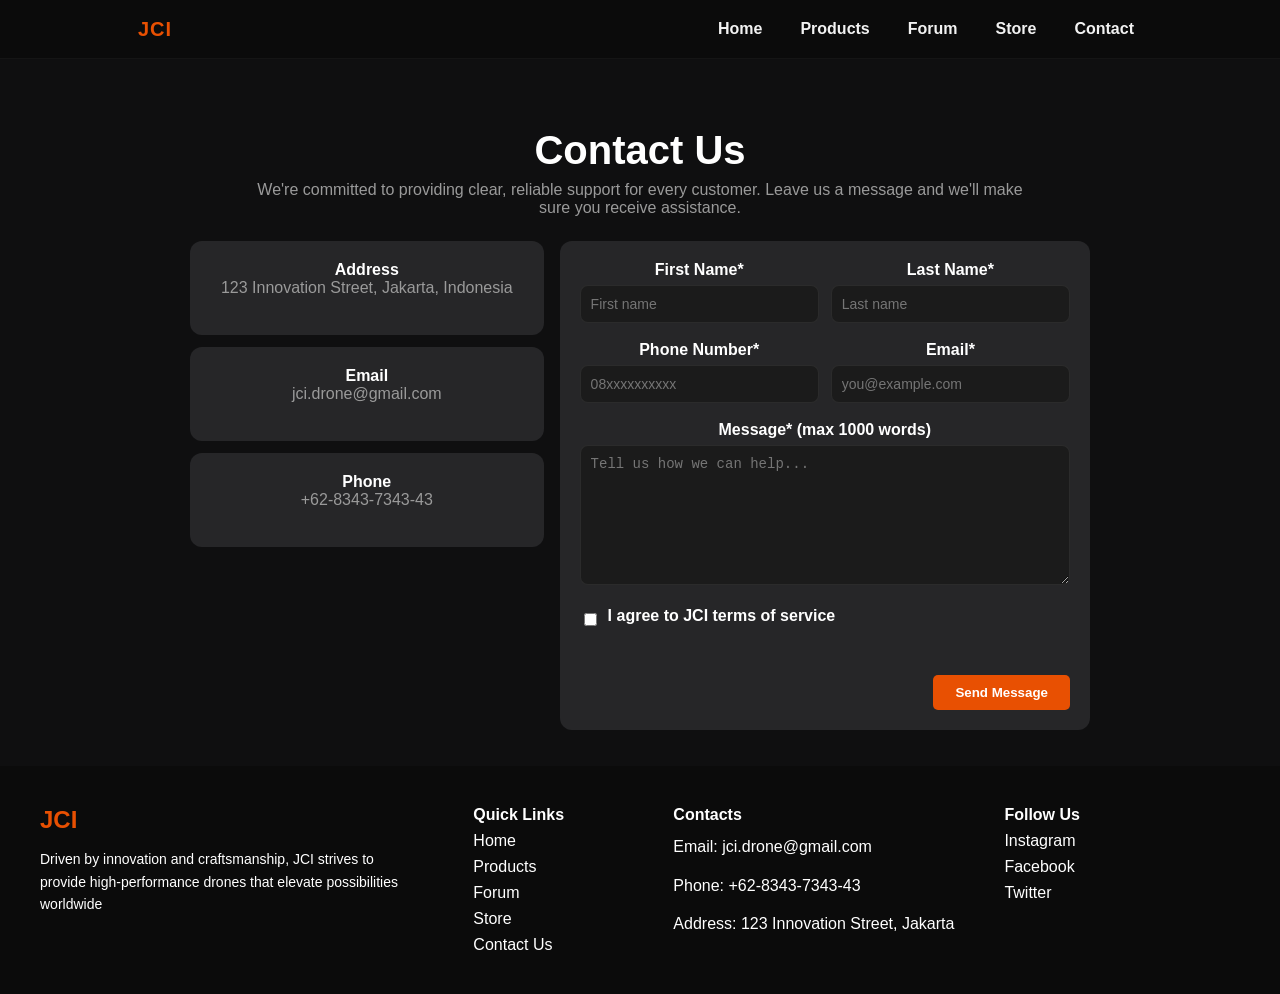
<file: contact.html>
<!doctype html>
<html lang="en">
<head>
  <meta charset="utf-8">
  <meta name="viewport" content="width=device-width,initial-scale=1">
  <title>JCI — Contact</title>
  <link rel="stylesheet" href="style.css">
  <script defer src="script.js"></script>
</head>

<header class="header-shell">
  <div class="navbar">
    <div class="logo"><a href="index.html">JCI</a></div>
    <nav class="nav-links" id="navLinks">
      <a href="index.html">Home</a>
      <a href="products.html">Products</a>
      <a href="forum.html">Forum</a>
      <a href="store.html">Store</a>
      <a href="contact.html">Contact</a>
    </nav>
    <div class="hamburger" id="hamburger">
      <span></span>
      <span></span>
      <span></span>
    </div>
  </div>
</header>


<body>
  <header role="shared"></header>

  <section class="container contact-shell">

    <h1 class="contact-title">Contact Us</h1>
    <p class="contact-subtitle">
      We're committed to providing clear, reliable support for every customer.
      Leave us a message and we'll make sure you receive assistance.
    </p>

    <div class="contact-grid">

      <div class="contact-info-column">

        <div class="form-card form-card-left">
          <strong>Address</strong>
          <p class="contact-info">123 Innovation Street, Jakarta, Indonesia</p>
        </div>

        <div class="form-card form-card-left">
          <strong>Email</strong>
          <p class="contact-info">jci.drone@gmail.com</p>
        </div>

        <div class="form-card form-card-left">
          <strong>Phone</strong>
          <p class="contact-info">+62-8343-7343-43</p>
        </div>
      </div>

      <form id="contactForm" class="form-card contact-form">

        <div class="form-row">
          <div>
            <label for="firstName">First Name*</label>
            <input id="firstName" class="input" type="text" placeholder="First name">
            <div class="error" id="errFirst"></div>
          </div>

          <div>
            <label for="lastName">Last Name*</label>
            <input id="lastName" class="input" type="text" placeholder="Last name">
            <div class="error" id="errLast"></div>
          </div>
        </div>

        <div class="form-row">
          <div>
            <label for="phone">Phone Number*</label>
            <input id="phone" class="input" type="text" placeholder="08xxxxxxxxxx">
            <div class="error" id="errPhone"></div>
          </div>

          <div>
            <label for="email">Email*</label>
            <input id="email" class="input" type="email" placeholder="you@example.com">
            <div class="error" id="errEmail"></div>
          </div>
        </div>

        <div>
          <label for="message">Message* (max 1000 words)</label>
          <textarea id="message" class="input" placeholder="Tell us how we can help..."></textarea>
          <div class="error" id="errMessage"></div>
        </div>

        <div class="tos-row">
          <input id="tos" type="checkbox">
          <label for="tos">I agree to JCI terms of service</label>
        </div>
        <div class="error" id="errTos"></div>

        <div class="form-actions">
          <button class="btn" type="submit">Send Message</button>
        </div>

      </form>
    </div>
  </section>

  <footer class="footer-shell">
  <div class="footer-container">

    <div class="footer-left">
      <div class="footer-logo">JCI</div>
      <p class="footer-desc">
        Driven by innovation and craftsmanship, JCI strives to provide high-performance drones that elevate possibilities worldwide      </p>
    </div>

    <div class="footer-right">
      <div class="footer-column">
        <strong>Quick Links</strong>
        <a href="index.html">Home</a>
        <a href="products.html">Products</a>
        <a href="forum.html">Forum</a>
        <a href="store.html">Store</a>
        <a href="contact.html">Contact Us</a>
      </div>
      <div class="footer-column contacts">
        <strong>Contacts</strong>
        <p>Email: jci.drone@gmail.com</p>
        <p>Phone: +62-8343-7343-43</p>
        <p>Address: 123 Innovation Street, Jakarta</p>
      </div>
      <div class="footer-column">
        <strong>Follow Us</strong>
        <a href="#">Instagram</a>
        <a href="#">Facebook</a>
        <a href="#">Twitter</a>
      </div>
    </div>

  </div>
</footer>
</body>
</html>
</file>
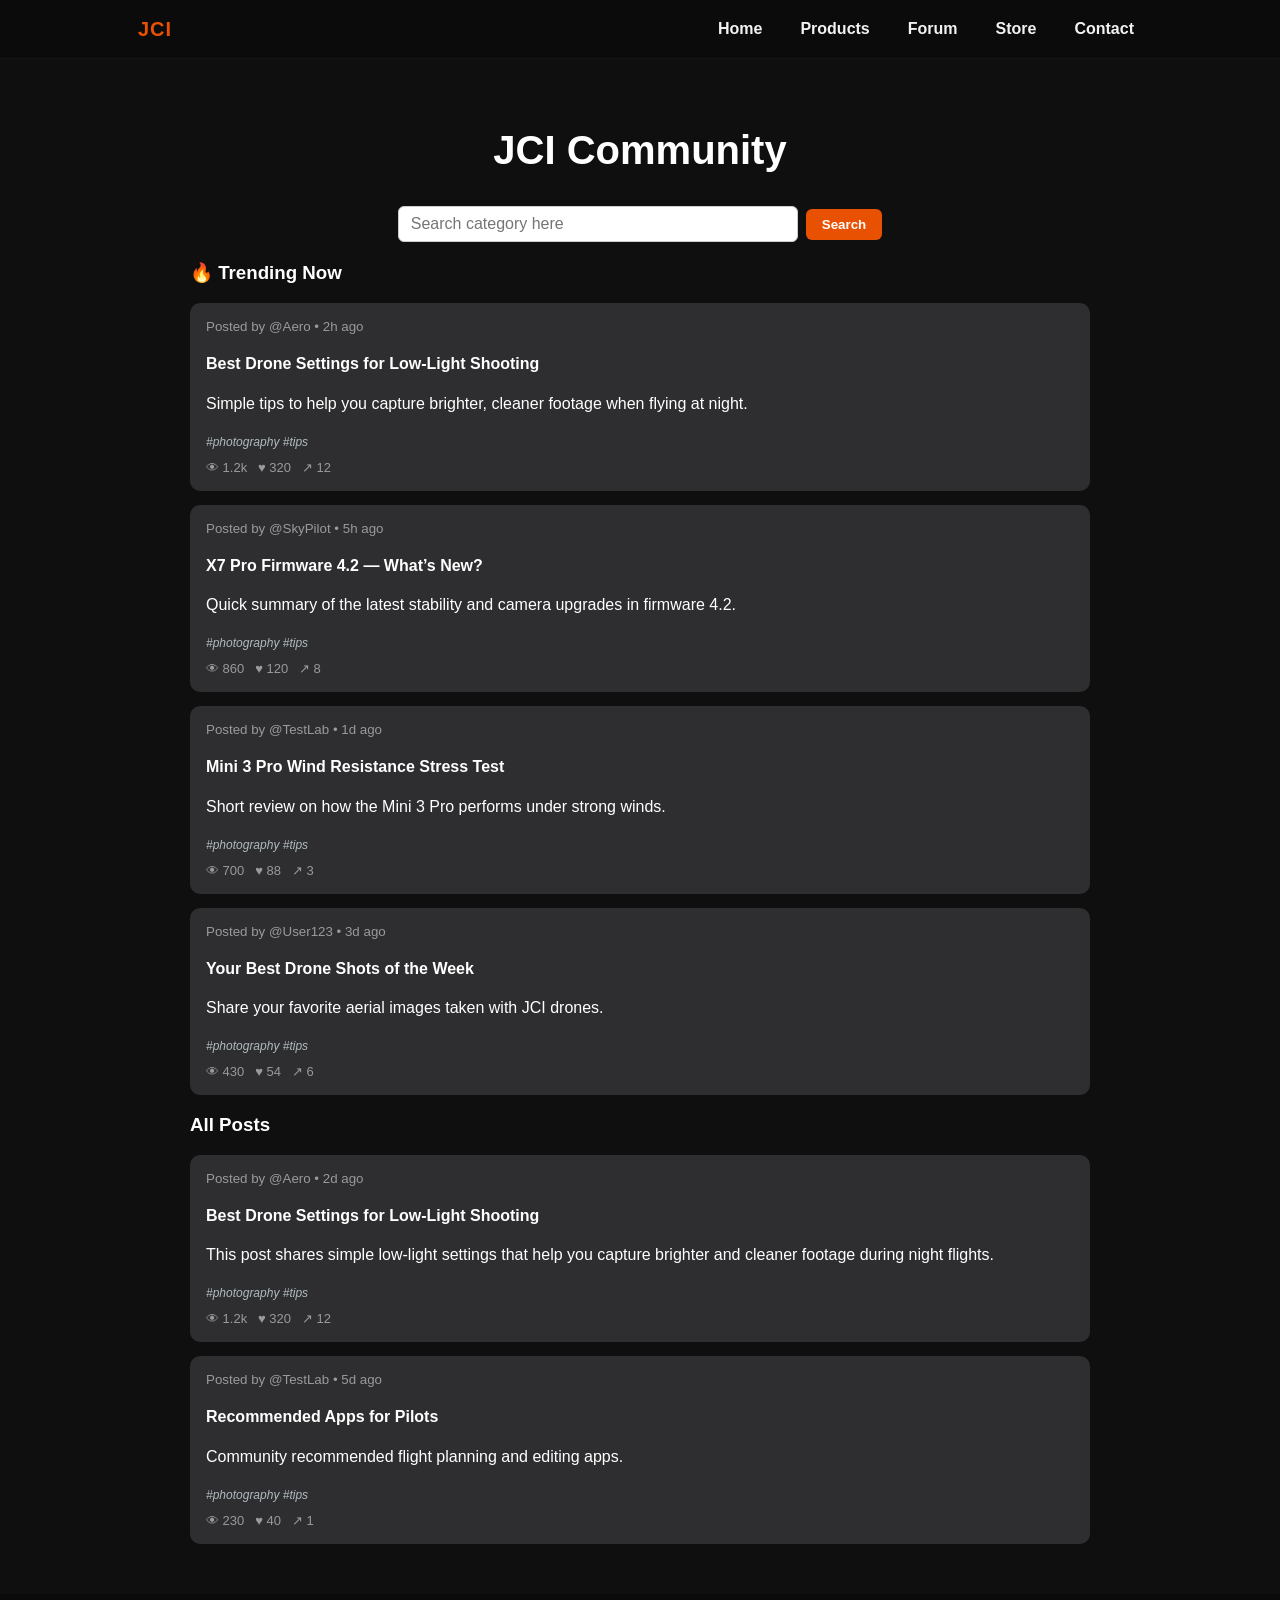
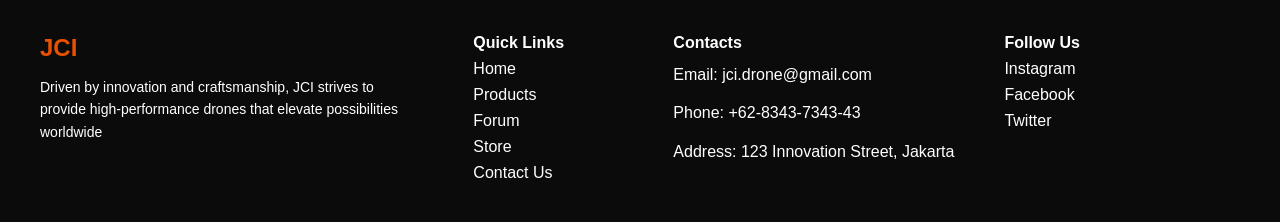
<file: forum.html>
<!doctype html>
<html lang="en">
<head>
  <meta charset="utf-8">
  <meta name="viewport" content="width=device-width,initial-scale=1">
  <title>JCI — Forum</title>
  <link rel="stylesheet" href="style.css">
  <script defer src="script.js"></script>
</head>

<header class="header-shell">
  <div class="navbar">
    <div class="logo"><a href="index.html">JCI</a></div>
    <nav class="nav-links" id="navLinks">
      <a href="index.html">Home</a>
      <a href="products.html">Products</a>
      <a href="forum.html">Forum</a>
      <a href="store.html">Store</a>
      <a href="contact.html">Contact</a>
    </nav>
    <div class="hamburger" id="hamburger">
      <span></span>
      <span></span>
      <span></span>
    </div>
  </div>
</header>


<body>
  <header role="shared"></header>

  <section class="container forum-page">
    <h1 class="forum-title">JCI Community</h1>

    <!-- ======= SEARCH BOX ======= -->
    <div class="search-wrapper">
      <input type="text" id="forumSearchInput" placeholder="Search category here">
      <button id="forumSearchBtn">Search</button>
    </div>

    <!-- TRENDING -->
    <div class="forum-section">
      <h3>🔥 Trending Now</h3>

      <div class="forum-card">
        <small>Posted by @Aero • 2h ago</small>
        <h4>Best Drone Settings for Low-Light Shooting</h4>
        <p class="forum-text">Simple tips to help you capture brighter, cleaner footage when flying at night.</p>
        <span class="category-tag">#photography #tips</span>
        <div class="forum-stats">👁 1.2k &nbsp; ♥ 320 &nbsp; ↗ 12</div>
      </div>

      <div class="forum-card">
        <small>Posted by @SkyPilot • 5h ago</small>
        <h4>X7 Pro Firmware 4.2 — What’s New?</h4>
        <p class="forum-text">Quick summary of the latest stability and camera upgrades in firmware 4.2.</p>
        <span class="category-tag">#photography #tips</span>
        <div class="forum-stats">👁 860 &nbsp; ♥ 120 &nbsp; ↗ 8</div>
      </div>

      <div class="forum-card">
        <small>Posted by @TestLab • 1d ago</small>
        <h4>Mini 3 Pro Wind Resistance Stress Test</h4>
        <p class="forum-text">Short review on how the Mini 3 Pro performs under strong winds.</p>
        <span class="category-tag">#photography #tips</span>
        <div class="forum-stats">👁 700 &nbsp; ♥ 88 &nbsp; ↗ 3</div>
      </div>

      <div class="forum-card">
        <small>Posted by @User123 • 3d ago</small>
        <h4>Your Best Drone Shots of the Week</h4>
        <p class="forum-text">Share your favorite aerial images taken with JCI drones.</p>
        <span class="category-tag">#photography #tips</span>
        <div class="forum-stats">👁 430 &nbsp; ♥ 54 &nbsp; ↗ 6</div>
      </div>
    </div>

    <!-- ALL POSTS -->
    <div class="forum-section">
      <h3>All Posts</h3>

      <div class="forum-card">
        <small>Posted by @Aero • 2d ago</small>
        <h4>Best Drone Settings for Low-Light Shooting</h4>
        <p class="forum-text-muted">
          This post shares simple low-light settings that help you capture brighter 
          and cleaner footage during night flights.
        </p>
        <span class="category-tag">#photography #tips</span>
        <div class="forum-stats">👁 1.2k &nbsp; ♥ 320 &nbsp; ↗ 12</div>
      </div>

      <div class="forum-card">
        <small>Posted by @TestLab • 5d ago</small>
        <h4>Recommended Apps for Pilots</h4>
        <p class="forum-text-muted">Community recommended flight planning and editing apps.</p>
        <span class="category-tag">#photography #tips</span>
        <div class="forum-stats">👁 230 &nbsp; ♥ 40 &nbsp; ↗ 1</div>
      </div>
    </div>
  </section>

  <footer class="footer-shell">
  <div class="footer-container">

    <div class="footer-left">
      <div class="footer-logo">JCI</div>
      <p class="footer-desc">
        Driven by innovation and craftsmanship, JCI strives to provide high-performance drones that elevate possibilities worldwide      </p>
    </div>

    <div class="footer-right">
      <div class="footer-column">
        <strong>Quick Links</strong>
        <a href="index.html">Home</a>
        <a href="products.html">Products</a>
        <a href="forum.html">Forum</a>
        <a href="store.html">Store</a>
        <a href="contact.html">Contact Us</a>
      </div>
      <div class="footer-column contacts">
        <strong>Contacts</strong>
        <p>Email: jci.drone@gmail.com</p>
        <p>Phone: +62-8343-7343-43</p>
        <p>Address: 123 Innovation Street, Jakarta</p>
      </div>
      <div class="footer-column">
        <strong>Follow Us</strong>
        <a href="#">Instagram</a>
        <a href="#">Facebook</a>
        <a href="#">Twitter</a>
      </div>
    </div>

  </div>
</footer>
</body>
</html>
</file>
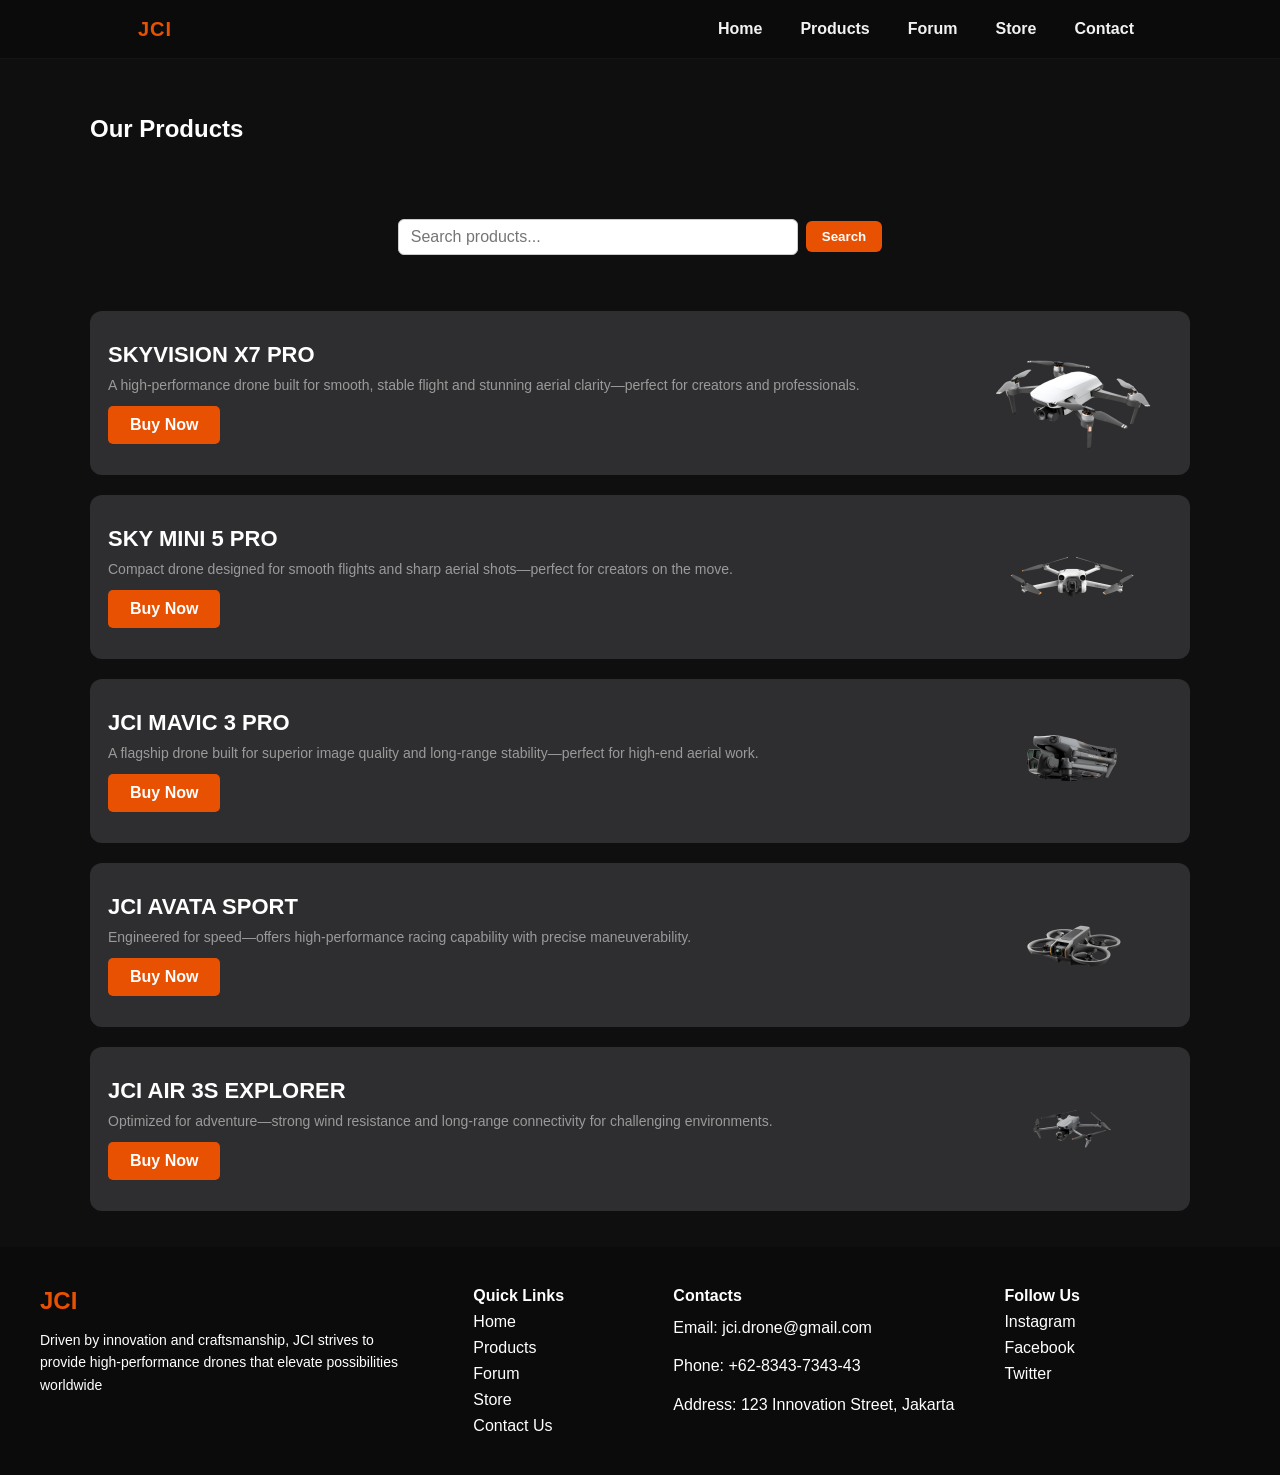
<file: products.html>
<!doctype html>
<html lang="en">
<head>
  <meta charset="utf-8">
  <meta name="viewport" content="width=device-width,initial-scale=1">
  <title>JCI — Products</title>
  <link rel="stylesheet" href="style.css">
  <script defer src="script.js"></script>
</head>

<header class="header-shell">
  <div class="navbar">
    <div class="logo"><a href="index.html">JCI</a></div>
    <nav class="nav-links" id="navLinks">
      <a href="index.html">Home</a>
      <a href="products.html">Products</a>
      <a href="forum.html">Forum</a>
      <a href="store.html">Store</a>
      <a href="contact.html">Contact</a>
    </nav>
    <div class="hamburger" id="hamburger">
      <span></span>
      <span></span>
      <span></span>
    </div>
  </div>
</header>


<body>
  <header role="shared"></header>

<section class="product-page-section">
  <div class="container">
    <h1 class="product-page-title">Our Products</h1>
  </div>
</section>

<div class="search-wrapper">
  <input id="productSearch" placeholder="Search products...">
  <button type="button">Search</button>
</div>



  <div class="container">
    <div class="product-grid">
      <!-- Product card 1 -->
      <div class="product-card">
        <div class="left">
          <h3>SKYVISION X7 PRO</h3>
          <p>A high-performance drone built for smooth, stable flight and stunning aerial clarity—perfect for creators and professionals.</p>
          <div style="margin-top:10px;"><a class="btn" href="store.html">Buy Now</a></div>
        </div>
        <div class="right"><img src="../Assets/skyvision.png" alt="x7" style="max-width:180px;"></div>
      </div>

      <!-- Product card 2 -->
      <div class="product-card">
        <div class="left">
          <h3>SKY MINI 5 PRO</h3>
          <p>Compact drone designed for smooth flights and sharp aerial shots—perfect for creators on the move.</p>
          <div style="margin-top:10px;"><a class="btn" href="store.html">Buy Now</a></div>
        </div>
        <div class="right"><img src="../Assets/skymini.png" alt="mini" style="max-width:180px;"></div>
      </div>

      <!-- Product card 3 -->
      <div class="product-card">
        <div class="left">
          <h3>JCI MAVIC 3 PRO</h3>
          <p>A flagship drone built for superior image quality and long-range stability—perfect for high-end aerial work.</p>
          <div style="margin-top:10px;"><a class="btn" href="store.html">Buy Now</a></div>
        </div>
        <div class="right"><img src="../Assets/jcimavic.png" alt="mavic" style="max-width:180px;"></div>
      </div>

      <!-- Product card 4 -->
      <div class="product-card">
        <div class="left">
          <h3>JCI AVATA SPORT</h3>
          <p>Engineered for speed—offers high-performance racing capability with precise maneuverability.</p>
          <div style="margin-top:10px;"><a class="btn" href="store.html">Buy Now</a></div>
        </div>
        <div class="right"><img src="../Assets/avata.png" alt="avata" style="max-width:180px;"></div>
      </div>

      <!-- Product card 5 -->
      <div class="product-card">
        <div class="left">
          <h3>JCI AIR 3S EXPLORER</h3>
          <p>Optimized for adventure—strong wind resistance and long-range connectivity for challenging environments.</p>
          <div style="margin-top:10px;"><a class="btn" href="store.html">Buy Now</a></div>
        </div>
        <div class="right"><img src="../Assets/air.png" alt="air3s" style="max-width:180px;"></div>
      </div>
    </div>
  </div>

  <footer class="footer-shell">
  <div class="footer-container">

    <div class="footer-left">
      <div class="footer-logo">JCI</div>
      <p class="footer-desc">
        Driven by innovation and craftsmanship, JCI strives to provide high-performance drones that elevate possibilities worldwide      </p>
    </div>

    <div class="footer-right">
      <div class="footer-column">
        <strong>Quick Links</strong>
        <a href="index.html">Home</a>
        <a href="products.html">Products</a>
        <a href="forum.html">Forum</a>
        <a href="store.html">Store</a>
        <a href="contact.html">Contact Us</a>
      </div>
      <div class="footer-column contacts">
        <strong>Contacts</strong>
        <p>Email: jci.drone@gmail.com</p>
        <p>Phone: +62-8343-7343-43</p>
        <p>Address: 123 Innovation Street, Jakarta</p>
      </div>
      <div class="footer-column">
        <strong>Follow Us</strong>
        <a href="#">Instagram</a>
        <a href="#">Facebook</a>
        <a href="#">Twitter</a>
      </div>
    </div>

  </div>
</footer>
</body>
</html>
</file>
<file: style.css>
:root {
    --bg: #0f0f10;
    --panel: #262628;
    --muted: #9a9a9a;
    --accent: #E85002;
    --white: #ffffff;
    --card: #2e2e30;
    --max-width: 1100px;
    --gap: 20px;
    --radius: 10px;
}

/* ====== GLOBAL ====== */
* {
    box-sizing: border-box;
}

html, body {
    height: 100%;
    margin: 0;
    font-family: "Inter", Arial, Helvetica, sans-serif;
    background: var(--bg);
    color: var(--white);
    -webkit-font-smoothing: antialiased;
}

a {
    color: inherit;
    text-decoration: none;
}

.container {
    width: min(95%, var(--max-width));
    margin: 0 auto;
    padding: 36px 0;
}

/* ====== BUTTON ====== */
.btn {
    display: inline-block;
    background: var(--accent);
    color: var(--white);
    padding: 10px 22px;
    border-radius: 5px;
    border: none;
    cursor: pointer;
    font-weight: 700;
    transition: transform .15s, box-shadow .15s;
}

.btn:hover {
    transform: translateY(-3px);
    box-shadow: 0 6px 18px rgba(217,102,43,0.2);
}

/* ====== NAVBAR ====== */
.header-shell {
  background: #0b0b0b;
  border-bottom: 1px solid rgba(255,255,255,0.04);
  position: sticky;
  top: 0;
  z-index: 50;
}

.navbar {
  display: flex;
  align-items: center;
  justify-content: space-between;
  gap: var(--gap, 20px);
  padding: 14px min(3rem, 4%);
  width: min(100%, var(--max-width, 1200px));
  margin: 0 auto;
}

.logo a {
  font-weight: 800;
  color: var(--accent, #f9a825);
  letter-spacing: 1px;
  font-size: 20px;
  text-decoration: none;
}

.nav-links {
  display: flex;
  gap: 22px;
  align-items: center;
}

.nav-links a {
  color: var(--white, #fff);
  opacity: 0.95;
  font-weight: 600;
  padding: 6px 8px;
  transition: color .18s, transform .15s;
  text-decoration: none;
}

.nav-links a:hover {
  color: var(--accent, #f9a825);
  transform: translateY(-2px);
}

/* Hamburger */
.hamburger {
  display: none;
  flex-direction: column;
  gap: 5px;
  cursor: pointer;
}

.hamburger span {
  display: block;
  width: 25px;
  height: 3px;
  background-color: white;
  border-radius: 2px;
  transition: all 0.3s;
}

/* ====== RESPONSIVE ====== */
@media screen and (max-width: 768px) {
  .nav-links {
    position: absolute;
    top: 60px;
    right: -100%;
    flex-direction: column;
    background-color: #0b0b0b;
    width: 200px;
    padding: 20px;
    gap: 10px;
    transition: right 0.3s ease;
  }

  .nav-links.show {
    right: 0;
  }

  .hamburger {
    display: flex;
  }
}


/* Hamburger menu */
.hamburger {
    display: none;
    background: none;
    border: 1px solid rgba(255,255,255,0.04);
    color: var(--white);
    padding: 8px 10px;
    border-radius: 6px;
}

@media (max-width: 768px) {
    .nav-links {
        display: none;
    }

    .hamburger {
        display: block;
    }

    .nav-links.mobile-open {
        display: flex;
        flex-direction: column;
        gap: 12px;
        background: #0b0b0b;
        padding: 12px;
        position: absolute;
        right: 10px;
        top: 56px;
        border-radius: 8px;
        box-shadow: 0 8px 30px rgba(0,0,0,0.6);
    }
}

/* ====== HERO ====== */
.hero {
    height: 80vh;
    display: flex;
    align-items: center;
    justify-content: center;
    text-align: center;
    position: relative;
    overflow: hidden;
}

.hero-inner {
    position: relative;
    z-index: 2;
    padding: 0 24px;
    max-width: 800px;
}

.hero h1 {
    font-size: 48px;
    margin-bottom: 12px;
    letter-spacing: 2px;
    font-weight: 800;
}

.hero-subtitle {
    font-size: 22px;
    color: var(--muted);
    margin-bottom: 20px;
}

.hero-drone-img {
    width: 220px;
    margin: 20px auto;
    display: block;
}

.hero-cta .btn {
    margin-top: 12px;
}

/* ====== SAMPLE VIDEO ====== */
.sample-video-section {
    padding: 36px 0;
    text-align: center;
}

.shot-title {
    text-align: center;
    font-size: 18px;
    color: var(--muted);
    letter-spacing: 0.5px;
    opacity: 0.8;
    margin-bottom: 16px;
}

.sample-preview video {
    width: 100%;
    max-width: 1100px;
    height: 600px;
    object-fit: cover;
    border-radius: 5px;
    background: var(--card);
    display: block;
    margin: 0 auto 20px;
}

.sample-desc {
    color: var(--muted);
    max-width: 700px;
    margin: 0 auto 24px;
    line-height: 1.5;
}

/* ====== AWARDS ====== */
.awards-row {
    display: flex;
    justify-content: center;
    flex-wrap: wrap;
    gap: 20px;
    padding: 28px 0;
}

.award {
    background: transparent;
    text-align: center;
    color: var(--muted);
    padding: 12px 18px;
    border-radius: 10px;
}

.award strong {
    display: block;
    color: var(--white);
    margin-bottom: 6px;
}

.award small {
    font-size: 13px;
    color: var(--muted);
    opacity: 0.8;
}

/* ====== EXPERTISE ====== */
.expertise-grid {
    display: grid;
    grid-template-columns: repeat(auto-fit, minmax(220px, 1fr));
    gap: 18px;
    margin-top: 24px;
}

.expertise-card {
    background: var(--panel);
    padding: 16px;
    border-radius: 10px;
    text-align: center;
}

.expertise-card h4 {
    margin-bottom: 8px;
}

.expertise-card p {
    color: var(--muted);
    font-size: 14px;
    line-height: 1.5;
}


/* ====== SEARCH BOX ====== */
/* Search Box - Products Page */
.search-box {
  display: flex;
  justify-content: center;
  margin: 20px 0;
}

.search-box input {
  width: 100%;
  max-width: 400px;
  padding: 10px 16px;
  border-radius: 8px;
  border: 1px solid #ccc;
  font-size: 16px;
  outline: none;
  transition: border 0.2s, box-shadow 0.2s;
}

.search-box input:focus {
  border-color: #ff7f50; /* accent color */
  box-shadow: 0 0 5px rgba(255,127,80,0.5);
}

.search-wrapper {
  display: flex;
  justify-content: center;
  align-items: center;
  margin: 20px 0;
  gap: 8px;
}

.search-wrapper input {
  width: 100%;
  max-width: 400px;
  padding: 8px 12px;
  border: 1px solid #ccc;
  border-radius: 6px;
  font-size: 16px;
  transition: border-color 0.2s;
}

.search-wrapper input:focus {
  outline: none;
  border-color: var(--accent, #f9a825);
}

.search-wrapper button {
  padding: 8px 16px;
  border: none;
  background-color: var(--accent, #f9a825);
  color: white;
  font-weight: 600;
  border-radius: 6px;
  cursor: pointer;
  transition: background-color 0.2s;
}

.search-wrapper button:hover {
  background-color: #d18f0b; /* sedikit lebih gelap saat hover */
}

/* RESPONSIVE */
@media screen and (max-width: 480px) {
  .search-wrapper {
    flex-direction: column;
    gap: 10px;
  }

  .search-wrapper input {
    max-width: 100%;
  }

  .search-wrapper button {
    width: 100%;
  }
}

/* ====== PRODUCTS / STORE ====== */
.product-grid, .store-wrapper {
    display: grid;
    gap: 20px;
    margin: 0 auto;
}

.product-card, .store-box {
    background: var(--card);
    padding: 18px;
    border-radius: 12px;
    display: flex;
    gap: 18px;
    align-items: center;
}

.product-card .left {
    flex: 1 1 60%;
}

.product-card .right {
    flex: 0 0 200px;
    display: flex;
    justify-content: center;
    align-items: center;
}

.product-card h3 {
    margin: 0 0 8px;
    font-size: 22px;
}

.product-card p {
    margin: 0;
    color: var(--muted);
    line-height: 1.4;
    font-size: 14px;
}

.store-wrapper {
  display: flex;
  flex-direction: column;
  gap: 16px; /* jarak kotak lebih rapat */
}

.store-box {
  display: flex;
  justify-content: space-between;
  align-items: flex-start;
  padding: 16px 20px; /* kotak lebih compact */
  background: #111;
  border-radius: 10px;
  color: white;
}

.store-text-col {
  max-width: 65%; 
}

/* responsive */
@media (max-width: 768px){
  .store-box {
    flex-direction: column;
  }
  .store-btn-col {
    flex-direction: row;
    justify-content: flex-start;
    margin-top: 10px;
  }
}


/* responsive */
@media (max-width: 768px){
  .store-box {
    flex-direction: column;
  }
  .store-btn-col {
    flex-direction: row;
    justify-content: flex-start;
    margin-top: 10px;
  }
}


/* ====== FORUM ====== */
.forum-title {
    text-align: center;
    font-size: 40px;
}

.forum-search {
    display: flex;
    justify-content: center;
    margin-bottom: 20px;
}

.forum-section {
    margin: 10px auto;
    max-width: 900px;
}

.forum-card {
    background: var(--card);
    padding: 16px;
    border-radius: 10px;
    color: var(--white);
    margin-bottom: 14px;
}

.forum-card small {
    color: var(--muted);
    display: block;
    margin-bottom: 8px;
}

.category-tag {
    display: inline-block;
    margin-top: 6px;
    font-size: 12px;
    font-style: italic;
    color: #D0DEE3;
    opacity: 0.8;
}

.forum-stats {
    margin-top: 10px;
    color: var(--muted);
    font-size: 13px;
}

/* ====== CONTACT ====== */
.contact-shell {
    max-width: 900px;
    margin: 0 auto;
    padding: 36px 0;
    text-align: center;
}

.contact-shell h1 {
    font-size: 40px;
    margin-bottom: 8px;
}

.contact-shell p {
    color: var(--muted);
    max-width: 800px;
    margin: 0 auto 18px;
}

.contact-grid {
    display: grid;
    grid-template-columns: 1fr 1.5fr;
    gap: 16px;
    margin-top: 24px;
}

.contact-info-column {
    display: flex;
    flex-direction: column;
    gap: 12px;
}

.form-card {
    background: var(--panel);
    padding: 20px;
    border-radius: 12px;
}

.contact-form {
    display: flex;
    flex-direction: column;
    gap: 14px;
}

.form-row {
    display: grid;
    grid-template-columns: 1fr 1fr;
    gap: 12px;
}

.form-card label {
    display: block;
    font-weight: 700;
    margin-bottom: 6px;
    color: var(--white);
}

.input, textarea, select {
    width: 100%;
    padding: 10px;
    border-radius: 8px;
    border: 1px solid rgba(255,255,255,0.07);
    background: #1b1b1b;
    color: var(--white);
    font-size: 14px;
}

.error-border {
    border: 1px solid red;
}


textarea {
    min-height: 140px;
    resize: vertical;
}

.tos-row {
    display: flex;
    align-items: center;
    gap: 8px;
}

.error {
    color: var(--accent);
    font-size: 13px;
    margin-top: 4px;
}

.form-actions {
    display: flex;
    justify-content: flex-end;
    margin-top: 12px;
}

.footer-shell {
    background: #0b0b0b;
    color: #fff;
    padding: 40px 20px;
}

.footer-container {
    display: flex;
    justify-content: space-between;
    gap: 50px;
    max-width: 1200px;
    margin: 0 auto;
    flex-wrap: wrap; /* responsive */
}

.footer-left {
    flex: 1;
    min-width: 250px;
}

.footer-logo {
    font-size: 24px;
    font-weight: 800;
    margin-bottom: 10px;
    color: var(--accent);
}

.footer-desc {
    font-size: 14px;
    line-height: 1.6;
}

.footer-right {
    flex: 2;
    display: flex;
    gap: 50px;
    flex-wrap: wrap;
}

.footer-column {
    display: flex;
    flex-direction: column;
    gap: 8px;
    min-width: 150px;
}

.footer-column a {
    color: #fff;
    text-decoration: none;
}
.footer-column.contacts p {
    margin: 4px 0;
    line-height: 1.4;
}


.footer-column a:hover {
    color: var(--accent);
}

@media (max-width: 768px) {
    .footer-container {
        flex-direction: column;
        align-items: center;
        text-align: center;
    }
    .footer-right {
        justify-content: center;
        gap: 30px;
        margin-top: 30px;
    }
    .footer-left, .footer-column {
        align-items: center;
    }
}
</file>
